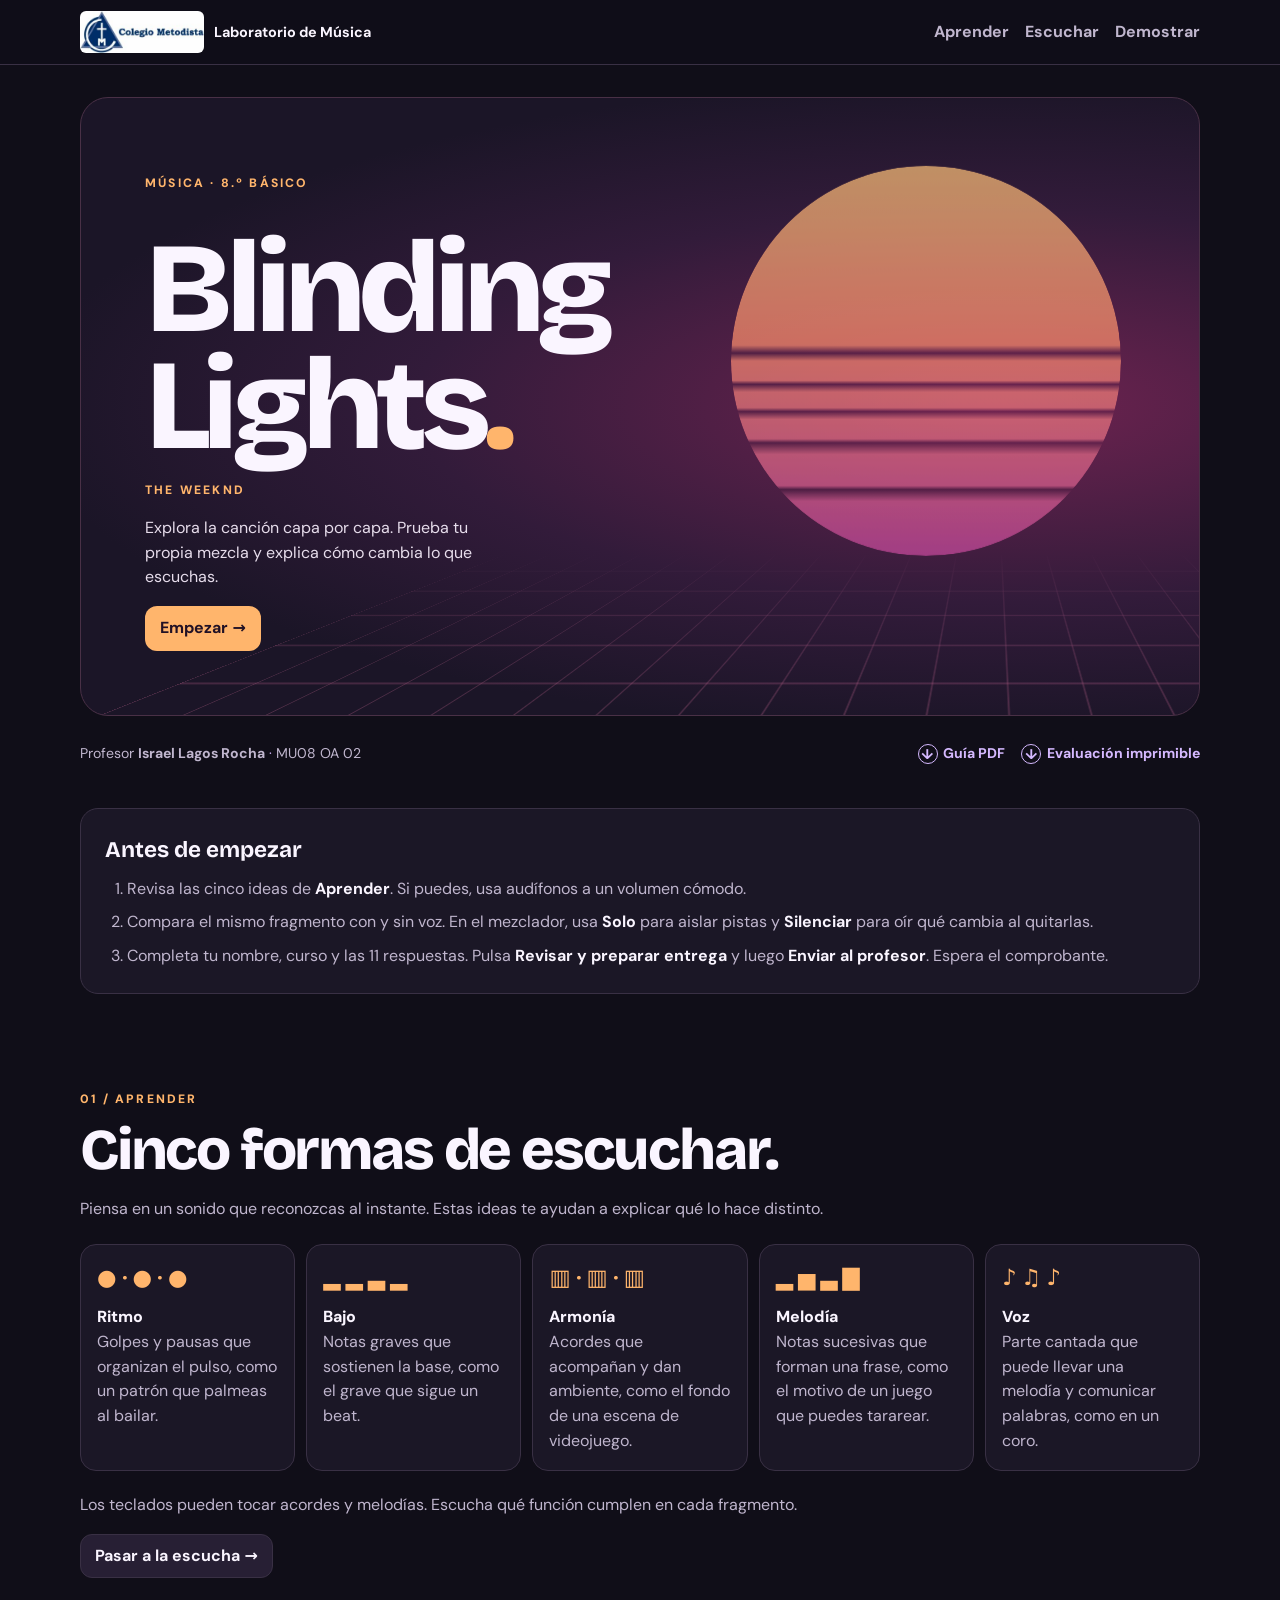
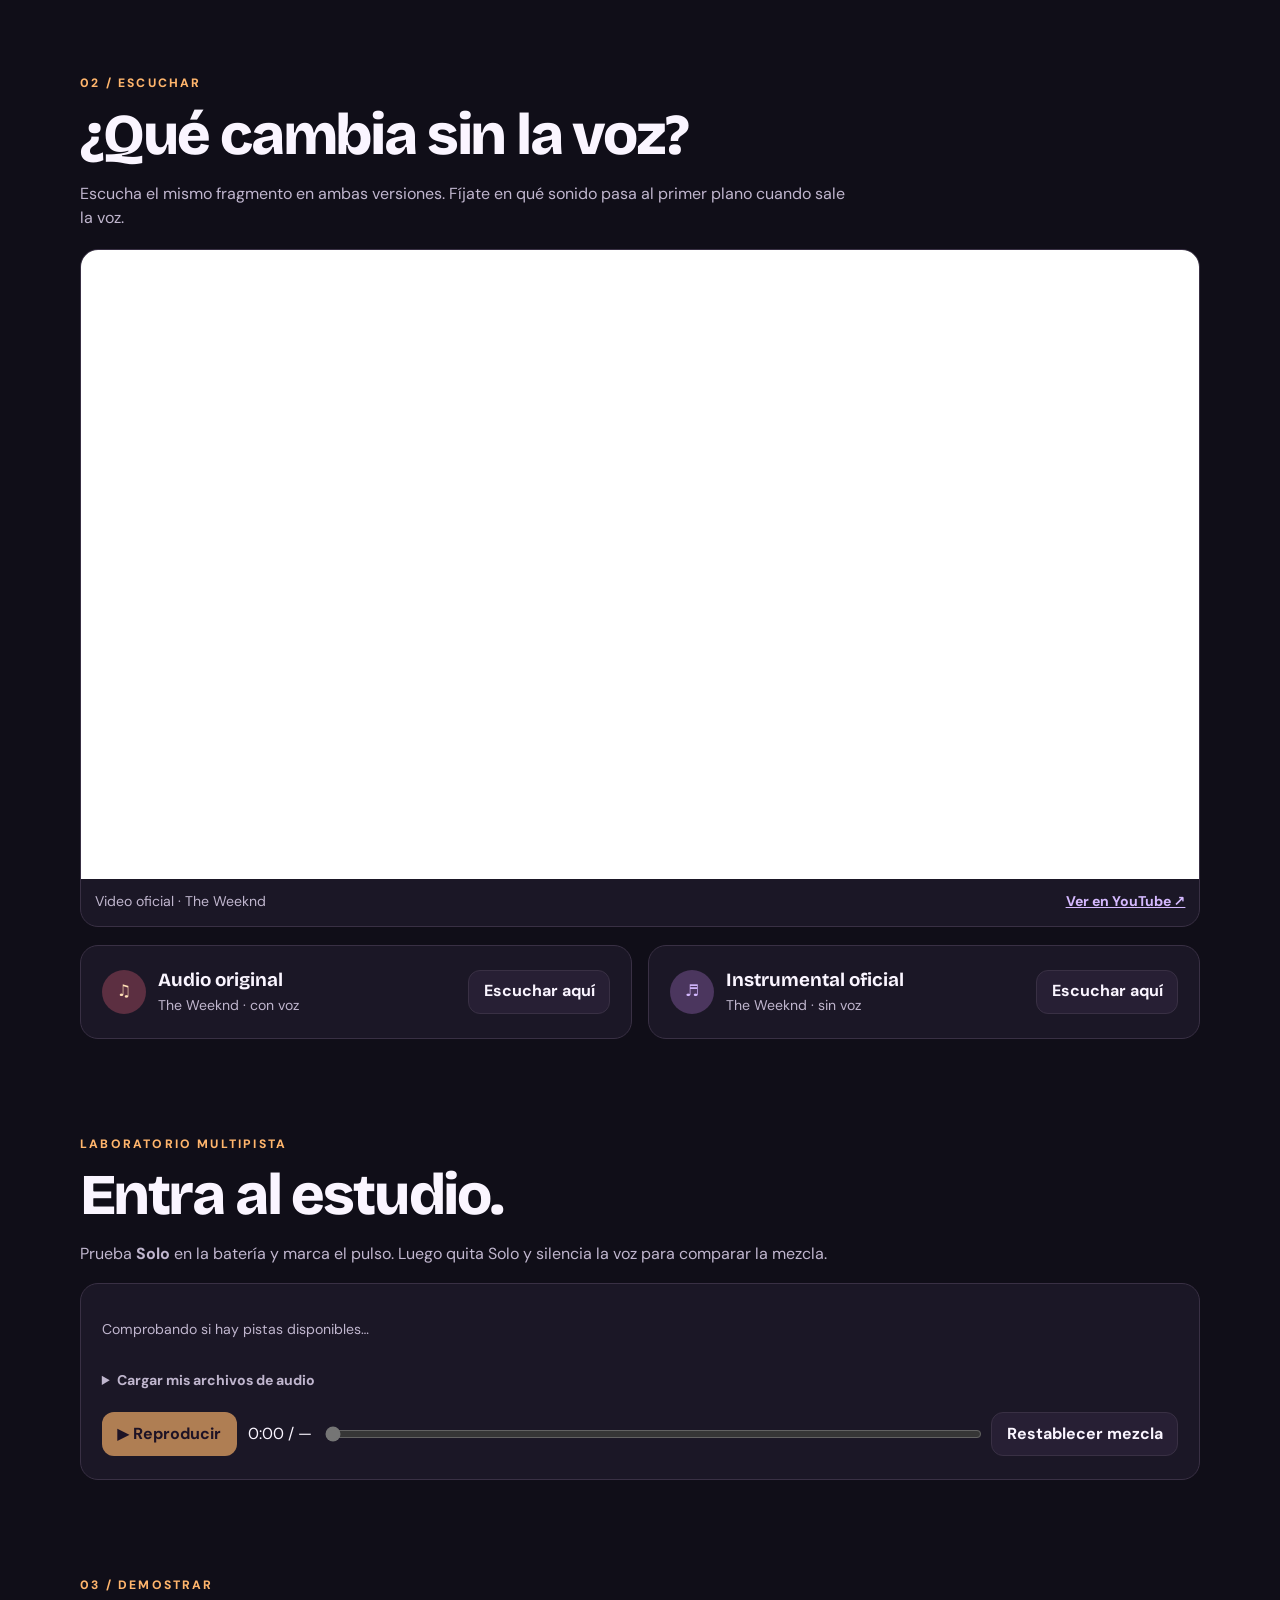
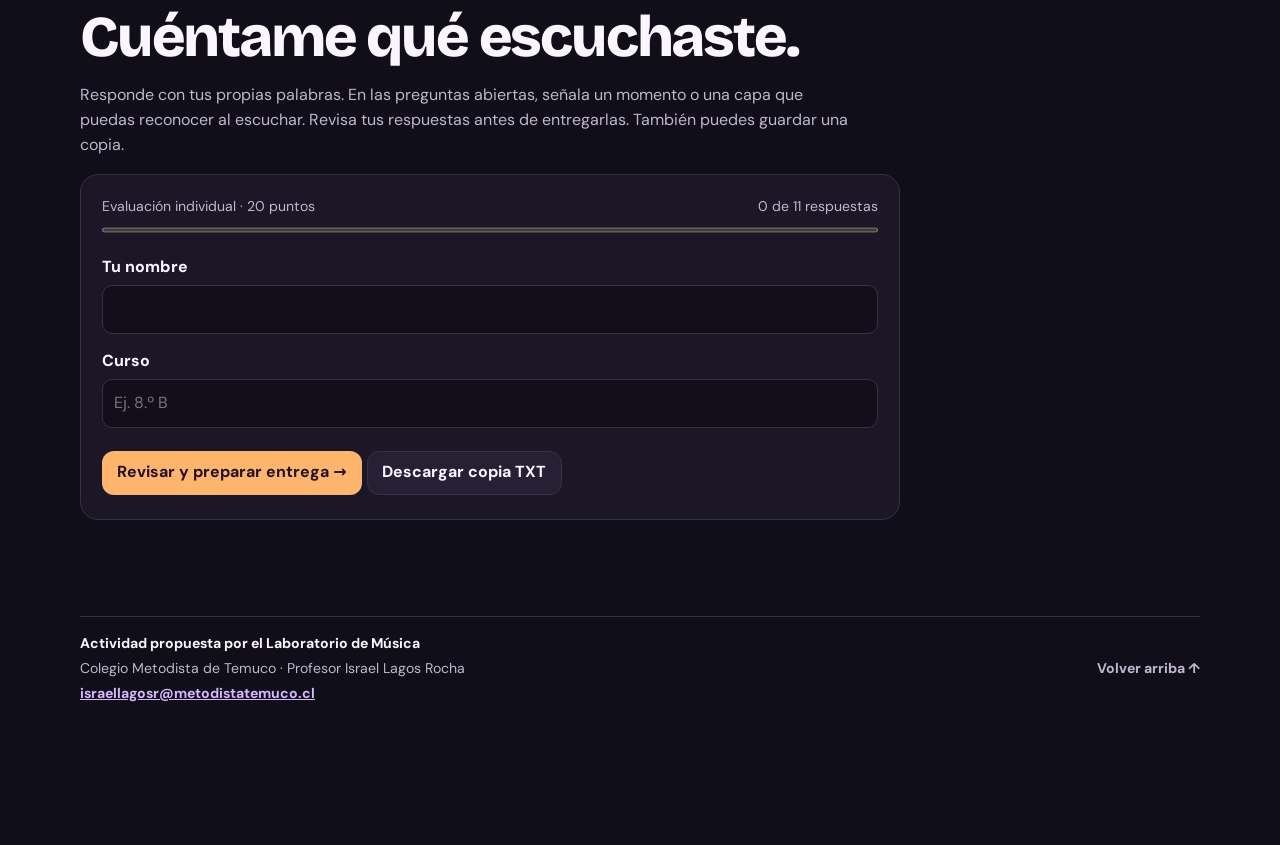
<file: index.html>
<!doctype html>
<html lang="es-CL">
<head>
<meta charset="utf-8">
<meta name="viewport" content="width=device-width, initial-scale=1">
<meta name="robots" content="noindex, nofollow">
<meta http-equiv="refresh" content="0;url=./sitio/">
<title>Laboratorio de escucha</title>
</head>
<body><a href="./sitio/">Abrir el laboratorio de escucha</a></body>
</html>
</file>
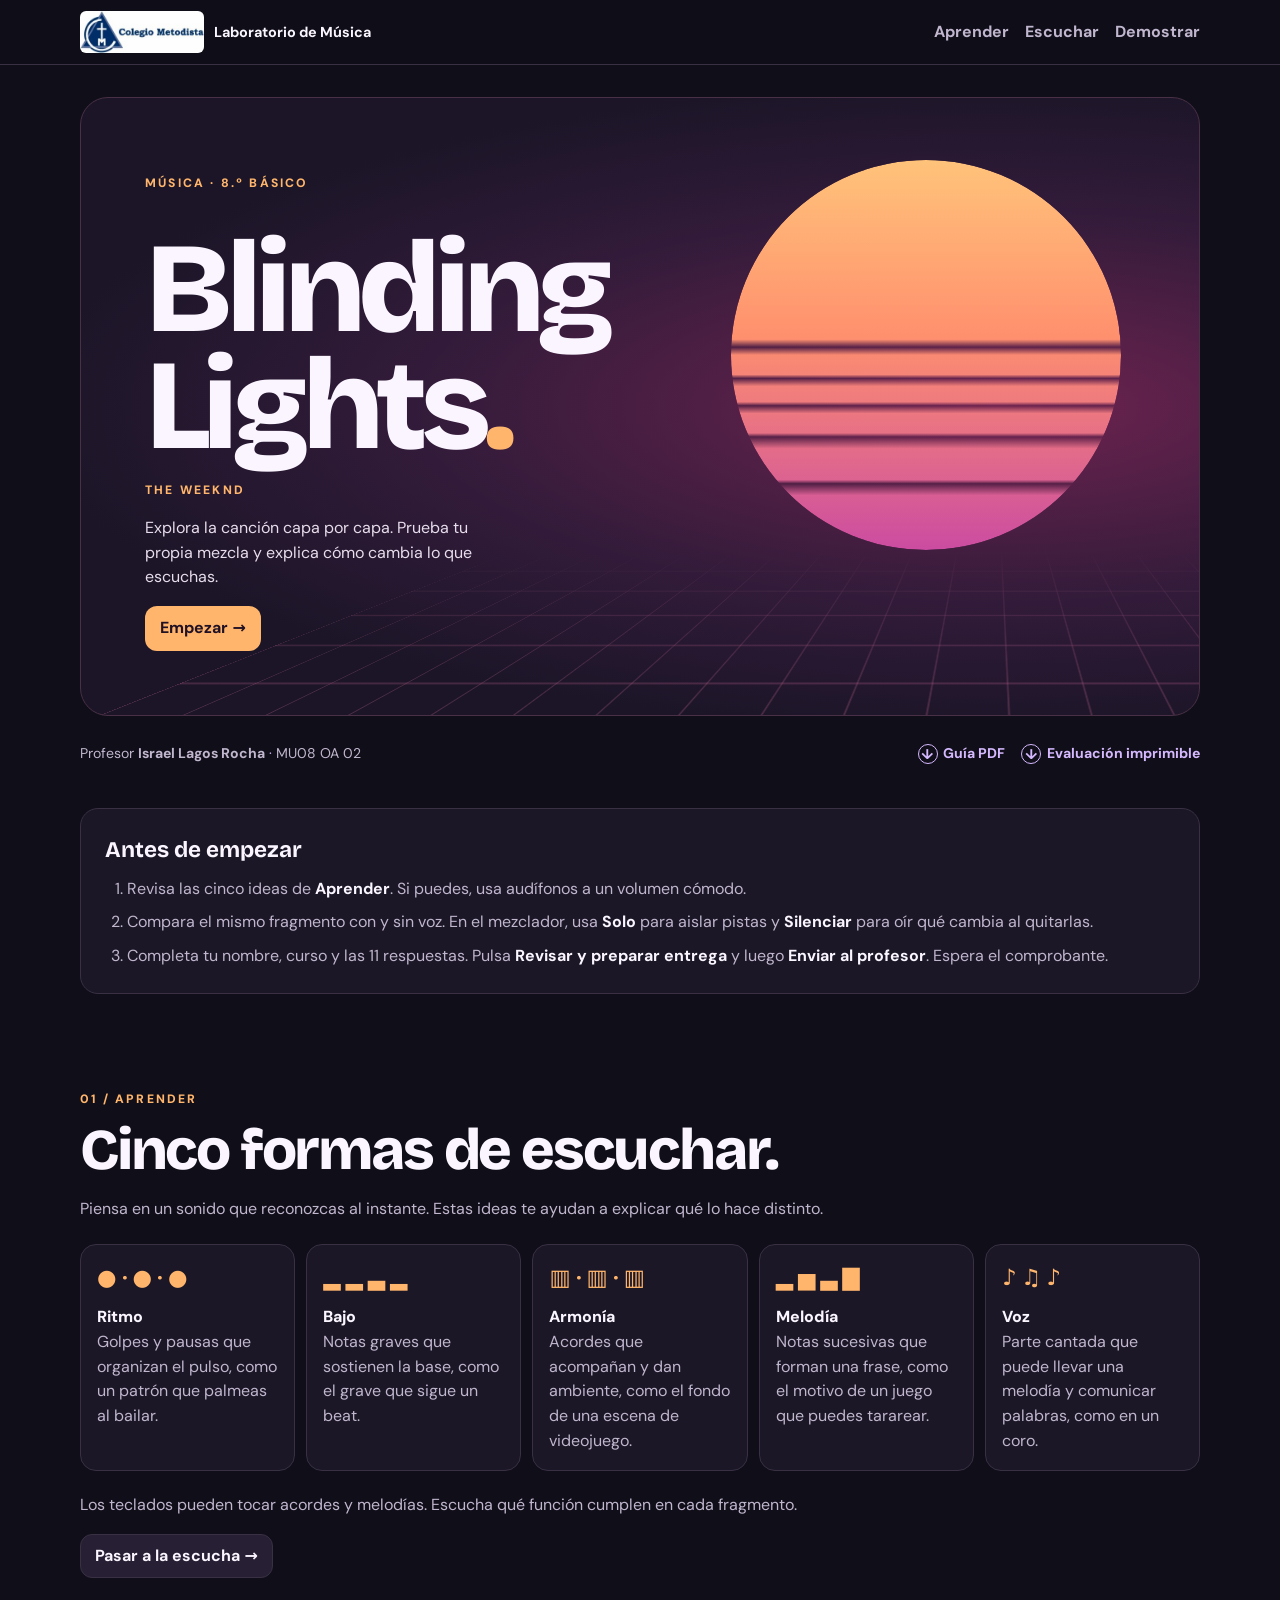
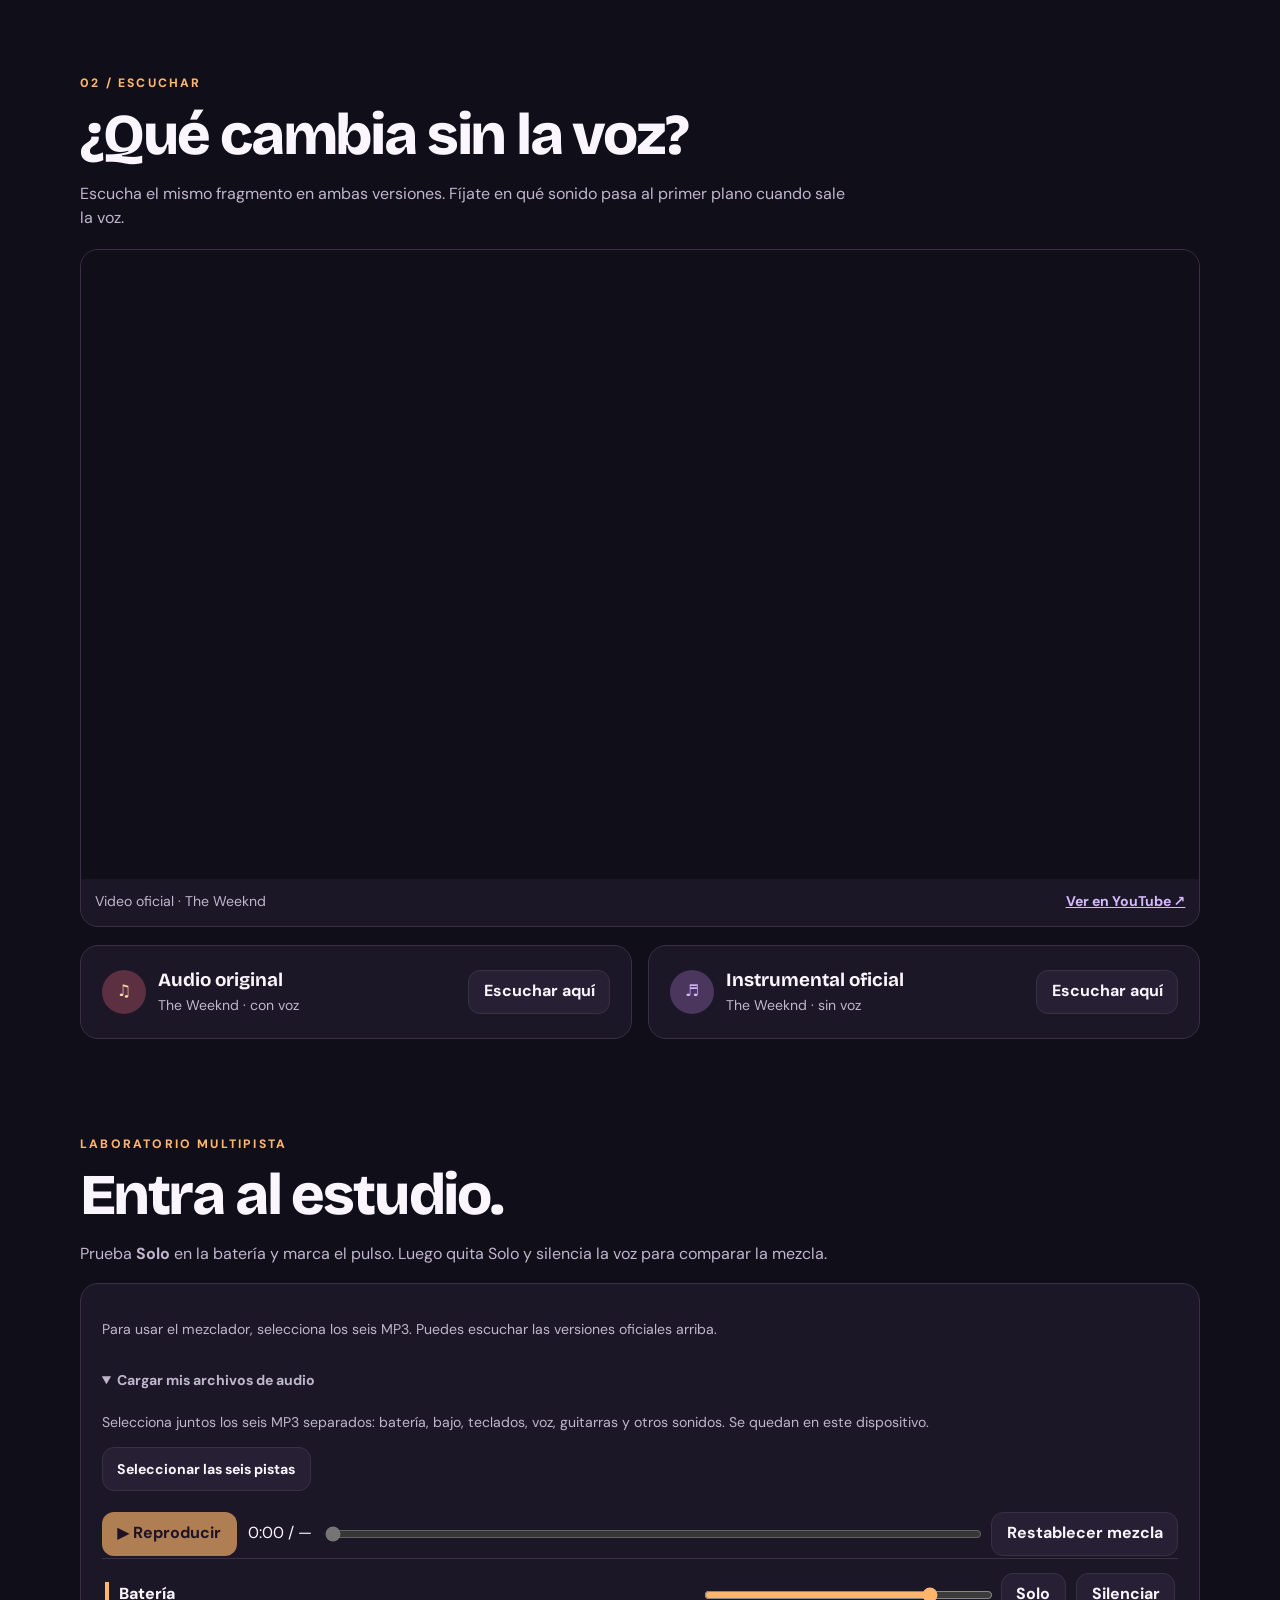
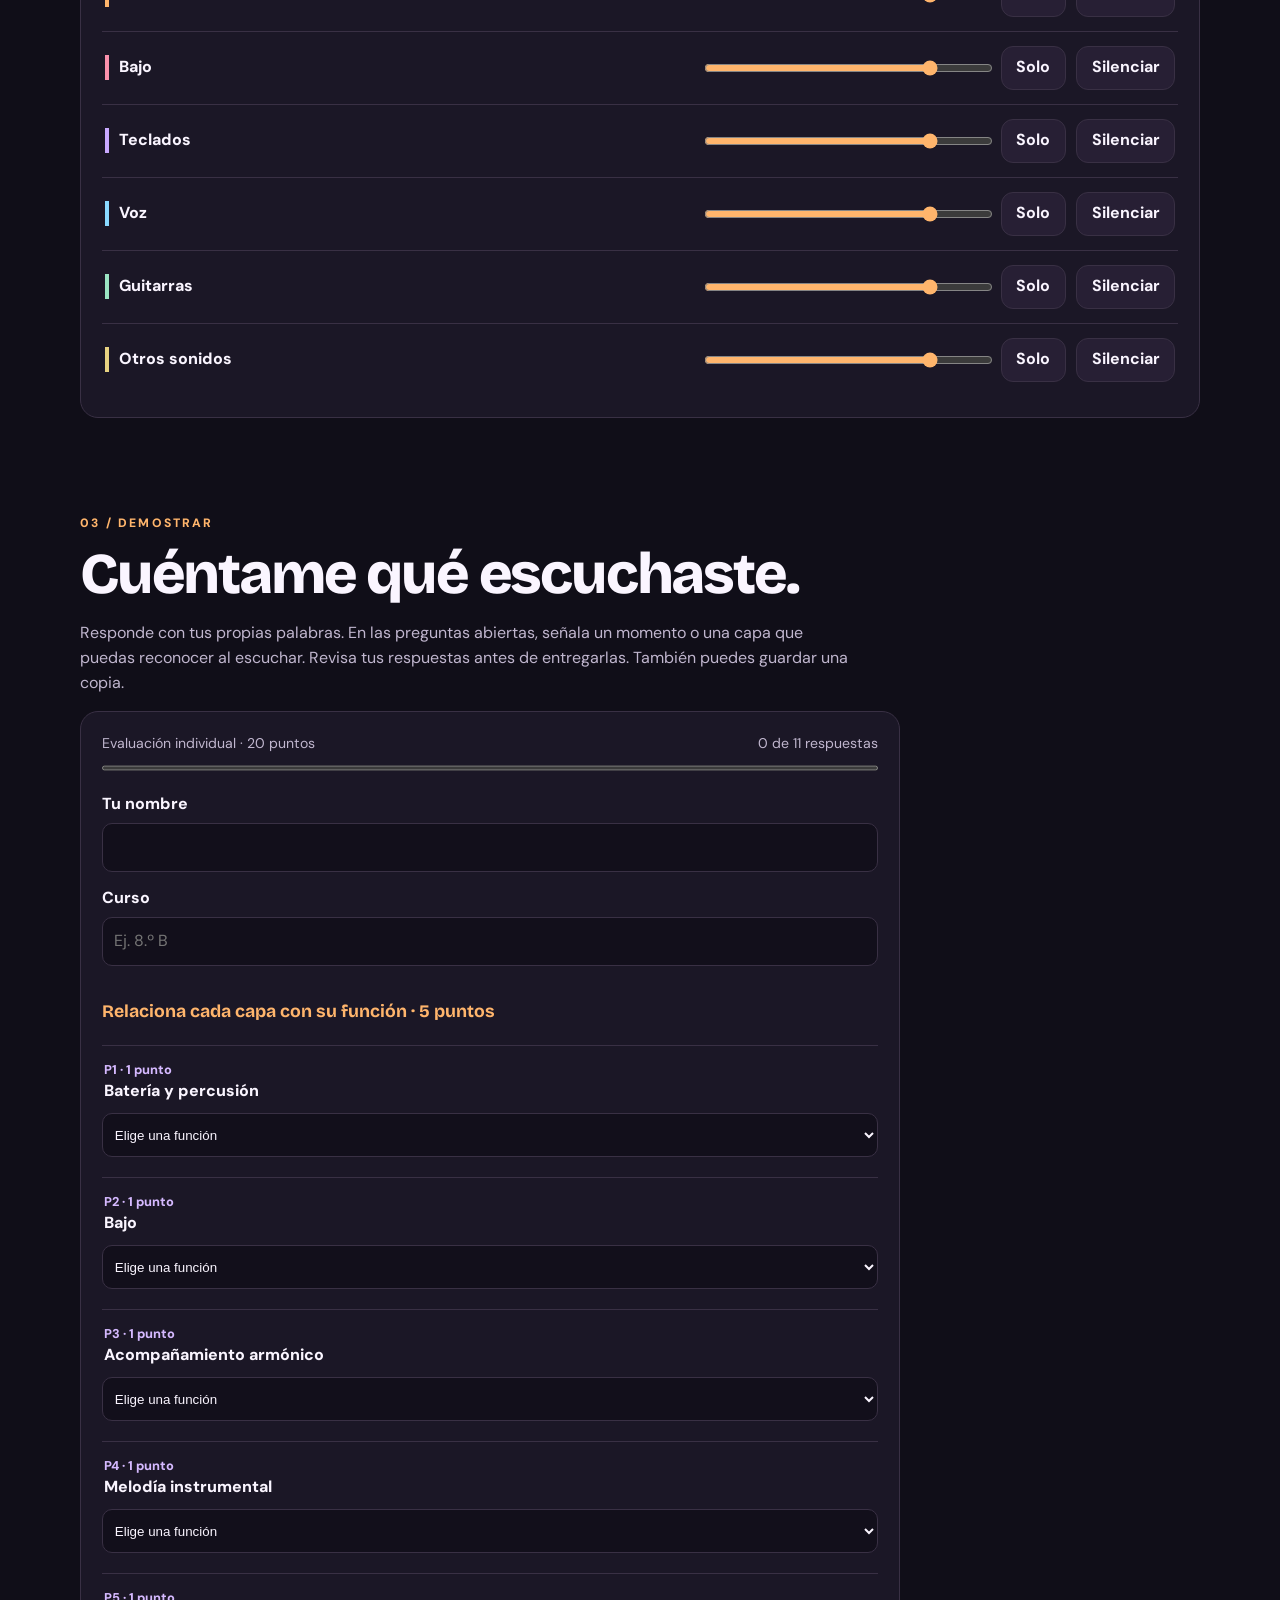
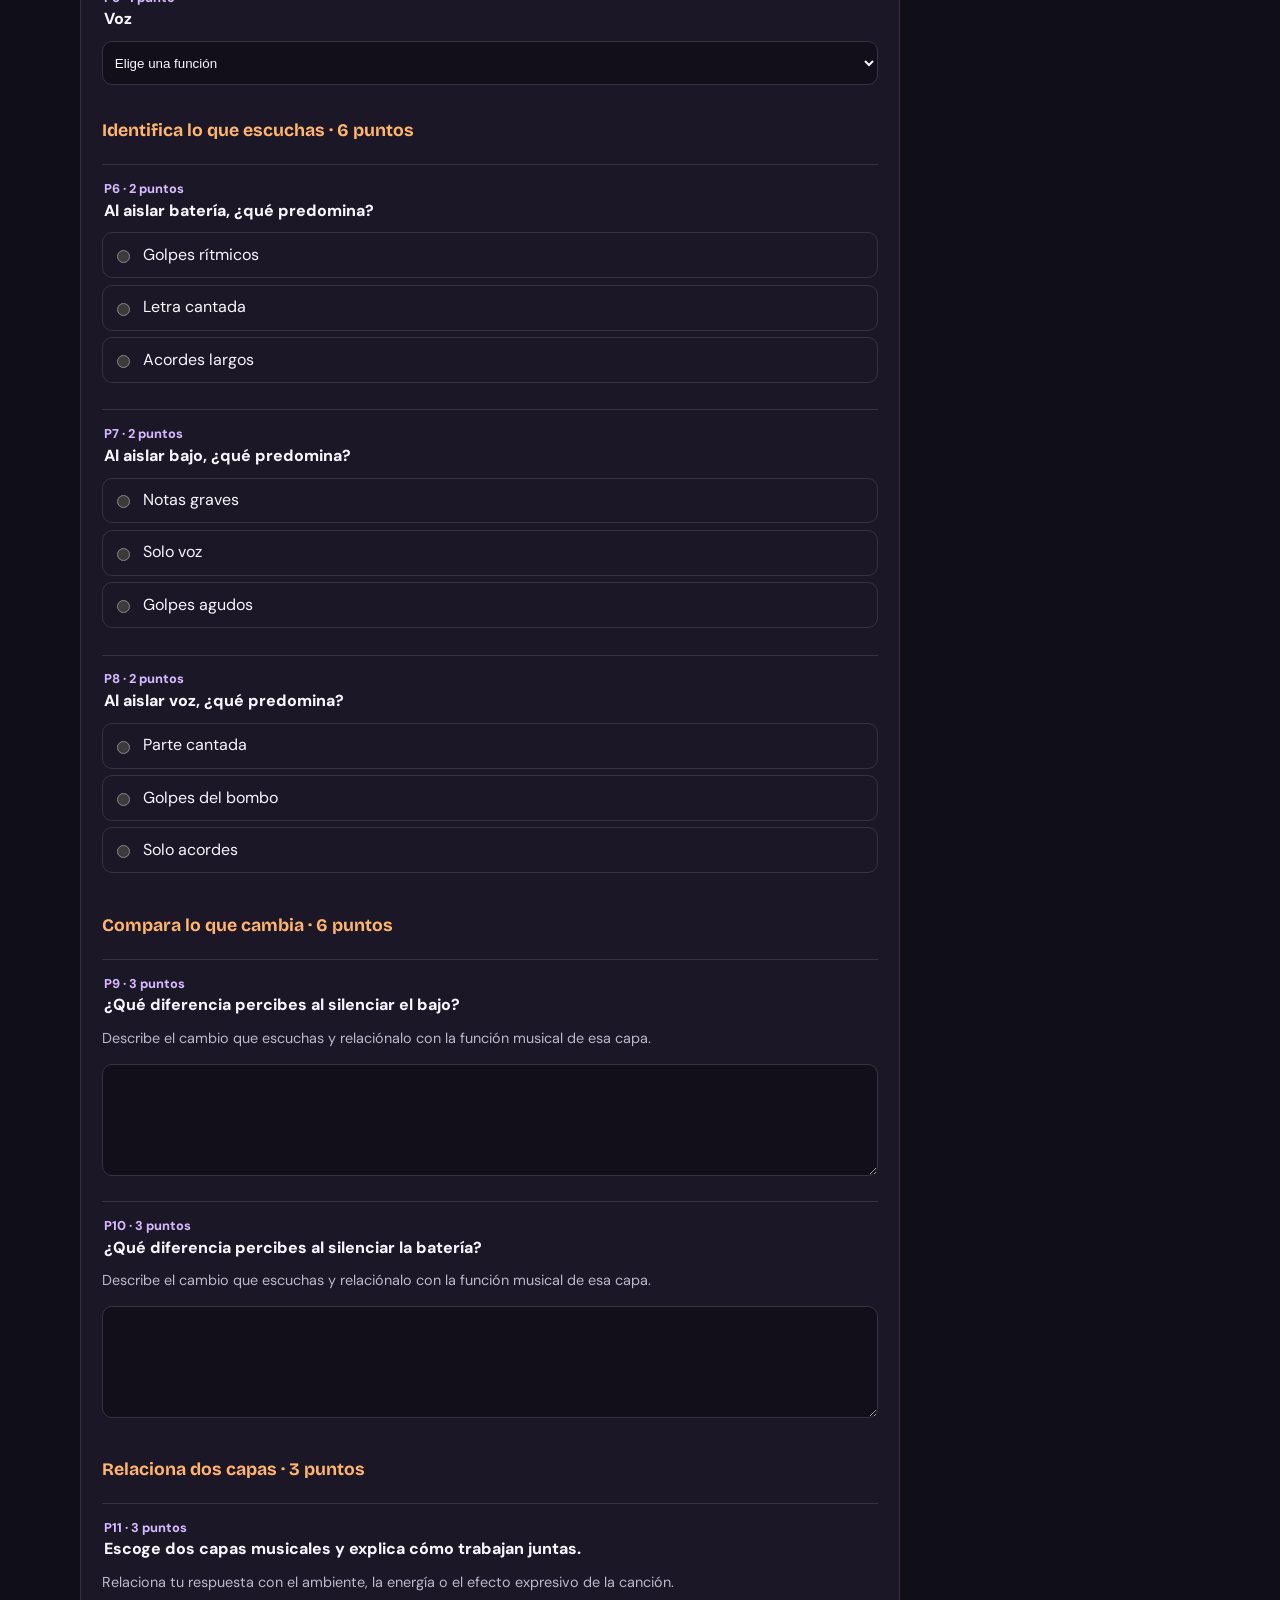
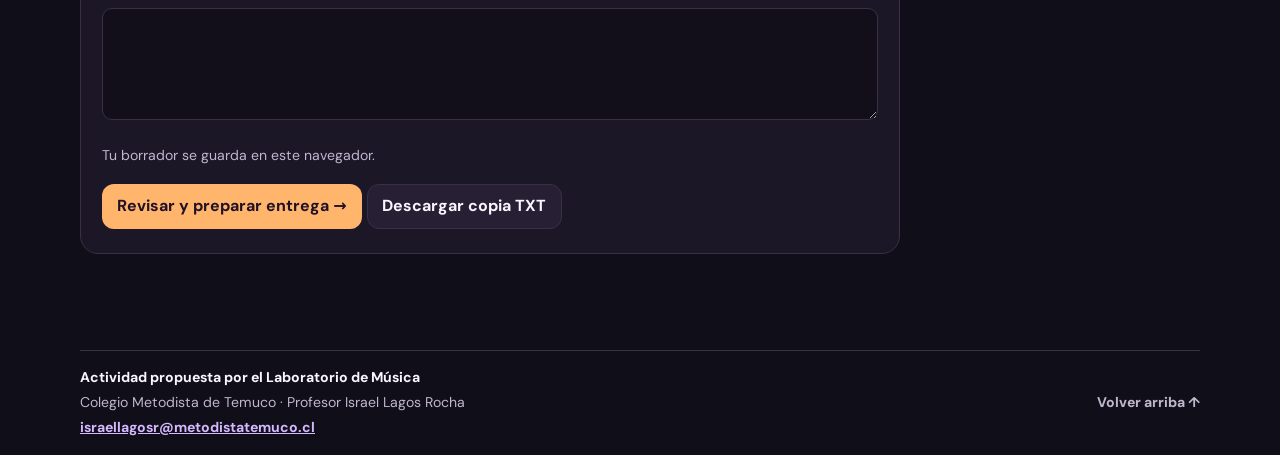
<file: sitio/index.html>
<!doctype html>
<html lang="es-CL">
<head>
<meta charset="utf-8">
<meta name="viewport" content="width=device-width, initial-scale=1">
<meta name="robots" content="noindex, nofollow">
<meta name="theme-color" content="#100e18">
<title>Blinding Lights · Laboratorio de escucha</title>
<link rel="stylesheet" href="style.css?v=7">
<link rel="preload" href="assets/fonts/bricolagegrotesque.woff2" as="font" type="font/woff2" crossorigin>
<script type="module" src="app.js?v=6"></script>
</head>
<body>
<a class="skip" href="#contenido">Ir al contenido</a>
<header class="top"><div class="wrap bar">
<a class="brand" href="#contenido">
<img src="assets/colegio-metodista.jpg" alt="Colegio Metodista de Temuco" width="300" height="100">
<span>Laboratorio de Música</span>
</a>
<nav aria-label="Etapas"><a href="#aprender">Aprender</a><a href="#escucha">Escuchar</a><a href="#desafio">Demostrar</a></nav>
</div></header>
<main class="wrap" id="contenido">
<section class="hero" aria-labelledby="titulo">
<div class="art" aria-hidden="true"><div class="sun"></div><div class="grid"></div></div>
<div class="hero-content">
<p class="eyebrow">MÚSICA · 8.º BÁSICO</p>
<h1 id="titulo">Blinding<br>Lights<span>.</span></h1>
<p class="artist">THE WEEKND</p>
<p>Explora la canción capa por capa. Prueba tu propia mezcla y explica cómo cambia lo que escuchas.</p>
<a class="button primary" href="#aprender">Empezar →</a>
</div>
</section>
<div class="resources"><span>Profesor <strong>Israel Lagos Rocha</strong> <span class="dot">·</span> MU08 OA 02</span><div><a href="guia_apoyo.pdf" download><span class="icon download-icon" aria-hidden="true">↓</span> Guía PDF</a><a href="evaluacion_imprimible.pdf" download><span class="icon download-icon" aria-hidden="true">↓</span> Evaluación imprimible</a></div></div>

<section class="instructions" aria-labelledby="instrucciones">
<h2 id="instrucciones">Antes de empezar</h2>
<ol>
<li>Revisa las cinco ideas de <strong>Aprender</strong>. Si puedes, usa audífonos a un volumen cómodo.</li>
<li>Compara el mismo fragmento con y sin voz. En el mezclador, usa <strong>Solo</strong> para aislar pistas y <strong>Silenciar</strong> para oír qué cambia al quitarlas.</li>
<li>Completa tu nombre, curso y las 11 respuestas. Pulsa <strong>Revisar y preparar entrega</strong> y luego <strong>Enviar al profesor</strong>. Espera el comprobante.</li>
</ol>
</section>

<section class="stage" id="aprender">
<p class="eyebrow">01 / APRENDER</p>
<h2>Cinco formas de escuchar.</h2>
<p>Piensa en un sonido que reconozcas al instante. Estas ideas te ayudan a explicar qué lo hace distinto.</p>
<dl class="concept-grid">
<div><span class="diagram" aria-hidden="true">● · ● · ●</span><dt>Ritmo</dt><dd>Golpes y pausas que organizan el pulso, como un patrón que palmeas al bailar.</dd></div>
<div><span class="diagram" aria-hidden="true">▂ ▂ ▃ ▂</span><dt>Bajo</dt><dd>Notas graves que sostienen la base, como el grave que sigue un beat.</dd></div>
<div><span class="diagram" aria-hidden="true">▥ · ▥ · ▥</span><dt>Armonía</dt><dd>Acordes que acompañan y dan ambiente, como el fondo de una escena de videojuego.</dd></div>
<div><span class="diagram" aria-hidden="true">▂ ▅ ▃ ▇</span><dt>Melodía</dt><dd>Notas sucesivas que forman una frase, como el motivo de un juego que puedes tararear.</dd></div>
<div><span class="diagram" aria-hidden="true">♪ ♫ ♪</span><dt>Voz</dt><dd>Parte cantada que puede llevar una melodía y comunicar palabras, como en un coro.</dd></div>
</dl>
<p>Los teclados pueden tocar acordes y melodías. Escucha qué función cumplen en cada fragmento.</p>
<a class="button" href="#escucha">Pasar a la escucha →</a>
</section>

<section class="stage" id="escucha">
<p class="eyebrow">02 / ESCUCHAR</p>
<h2>¿Qué cambia sin la voz?</h2>
<p>Escucha el mismo fragmento en ambas versiones. Fíjate en qué sonido pasa al primer plano cuando sale la voz.</p>
<figure class="video" id="version-player">
<iframe src="https://www.youtube-nocookie.com/embed/4NRXx6U8ABQ?playsinline=1&amp;hl=es"
  title="Blinding Lights · Video oficial de The Weeknd"
  width="960" height="540" loading="lazy" referrerpolicy="strict-origin-when-cross-origin"
  allow="autoplay; encrypted-media; picture-in-picture; fullscreen" allowfullscreen></iframe>
<figcaption><span id="version-title" aria-live="polite">Video oficial · The Weeknd</span><span class="video-links"><a href="https://www.youtube.com/watch?v=4NRXx6U8ABQ" data-embed="4NRXx6U8ABQ" data-caption="Video oficial" hidden>Volver al video</a><a id="youtube-link" href="https://www.youtube.com/watch?v=4NRXx6U8ABQ" target="_blank" rel="noopener">Ver en YouTube ↗</a></span></figcaption>
</figure>
<div class="listen">
<article><div class="record" aria-hidden="true">♫</div><div><h3>Audio original</h3><p>The Weeknd · con voz</p></div><a class="button" href="https://www.youtube.com/watch?v=fHI8X4OXluQ" data-embed="fHI8X4OXluQ" data-caption="Audio original">Escuchar aquí<span class="sr"> el audio original</span></a></article>
<article><div class="record instrumental" aria-hidden="true">♬</div><div><h3>Instrumental oficial</h3><p>The Weeknd · sin voz</p></div><a class="button" href="https://www.youtube.com/watch?v=XajaJYraODs" data-embed="XajaJYraODs" data-caption="Instrumental oficial">Escuchar aquí<span class="sr"> la instrumental</span></a></article>
</div>

</section>

<section class="stage" id="mezcla">
<p class="eyebrow">LABORATORIO MULTIPISTA</p>
<h2>Entra al estudio.</h2>
<p>Prueba <strong>Solo</strong> en la batería y marca el pulso. Luego quita Solo y silencia la voz para comparar la mezcla.</p>
<div class="mixer">
<p class="status" id="audio-status" role="status">Comprobando si hay pistas disponibles…</p>
<details class="local"><summary>Cargar mis archivos de audio</summary><p>Selecciona juntos los seis MP3 separados: batería, bajo, teclados, voz, guitarras y otros sonidos. Se quedan en este dispositivo.</p><label for="files" class="button file-label">Seleccionar las seis pistas</label><input class="sr" type="file" id="files" multiple accept=".mp3,audio/mpeg"></details>
<div class="transport">
<button class="primary play" id="play" type="button" disabled aria-describedby="audio-status">▶ Reproducir</button>
<span class="time" id="time">0:00 / —</span>
<label class="sr" for="seek">Posición de reproducción</label><input id="seek" type="range" min="0" max="1" value="0" step=".1" disabled>
<button id="reset" type="button">Restablecer mezcla</button>
</div>
<div id="tracks"></div>
</div>
</section>

<section class="stage" id="desafio">
<p class="eyebrow">03 / DEMOSTRAR</p>
<h2>Cuéntame qué escuchaste.</h2>
<p>Responde con tus propias palabras. En las preguntas abiertas, señala un momento o una capa que puedas reconocer al escuchar. Revisa tus respuestas antes de entregarlas. También puedes guardar una copia.</p>
<form id="evaluation">
<div class="form-head"><span>Evaluación individual · 20 puntos</span><span id="progress-label">0 de 11 respuestas</span><progress id="progress" max="11" value="0" aria-label="Preguntas respondidas"></progress></div>
<div class="student"><label for="student">Tu nombre</label><input id="student" name="Nombre" autocomplete="name" maxlength="80" required><label for="course">Curso</label><input id="course" name="Curso" maxlength="24" placeholder="Ej. 8.º B" required></div>
<div id="questions"></div>
<div class="actions"><p id="form-status" role="status"></p><button type="submit" class="primary">Revisar y preparar entrega →</button><button type="button" id="download">Descargar copia TXT</button></div>
</form>
<section id="review" class="review" hidden aria-labelledby="review-title">
<h2 id="review-title" tabindex="-1">Mis respuestas</h2>
<p id="review-student"></p>
<ol id="review-answers"></ol>
<p id="delivery-status" role="status"></p>
<div class="actions"><button type="button" id="send" class="primary" disabled>Enviar al profesor</button><button type="button" id="print">Guardar respuestas como PDF</button><a class="button" href="#evaluation">Volver a editar</a></div>
</section>
</section>
</main>
<footer class="wrap footer">
<div class="teacher-credit">
<strong>Actividad propuesta por el Laboratorio de Música</strong>
<span>Colegio Metodista de Temuco · Profesor Israel Lagos Rocha</span>
<a href="mailto:israellagosr@metodistatemuco.cl">israellagosr@metodistatemuco.cl</a>
</div>
<a href="#contenido">Volver arriba ↑</a>
</footer>
</body>
</html>
</file>
<file: sitio/style.css>
:root{color-scheme:dark;--bg:#100e18;--panel:#1b1726;--line:#393044;--muted:#c0b6ce;--ink:#faf5ff;--hot:#ffb56c;--lav:#d5b9ff;font-family:system-ui,sans-serif;scroll-behavior:smooth}
*{box-sizing:border-box}body{margin:0;background:var(--bg);color:var(--ink);line-height:1.55}a{color:inherit}button,input,textarea{font:inherit}button,.button{display:inline-flex;justify-content:center;align-items:center;text-decoration:none;min-height:44px;border-radius:12px;border:1px solid var(--line);background:#271f34;color:var(--ink);padding:.55rem .9rem;font-weight:700;cursor:pointer}button:hover,.button:hover{filter:brightness(1.18)}button:disabled{opacity:.65;cursor:wait}.primary{background:var(--hot);color:#211125;border-color:transparent}button[aria-pressed=true]{background:var(--lav);color:#25153b}input[type=range]{width:100%;accent-color:var(--hot);min-height:28px}input[type=radio]{accent-color:var(--hot)}:focus-visible{outline:3px solid #ffe097;outline-offset:4px}.wrap{width:min(1120px,calc(100% - 2.5rem));margin:auto}.sr,.skip:not(:focus){position:absolute;width:1px;height:1px;padding:0;overflow:hidden;clip-path:inset(50%)}.skip:focus{position:absolute;z-index:5;background:var(--bg);padding:1rem}
.top{position:sticky;top:0;z-index:2;background:#100e18f5;border-bottom:1px solid var(--line)}.bar,.resources,.footer{display:flex;align-items:center;justify-content:space-between;gap:1rem;flex-wrap:wrap}.bar{min-height:64px}.brand,.bar nav a,.resources a,.footer a{text-decoration:none;font-weight:700}.bar nav,.resources>div{display:flex;gap:1rem;flex-wrap:wrap}.bar nav a{color:var(--muted);padding:.5rem 0}.bar a:hover,.resources a:hover,.footer a:hover{color:var(--hot)}
.hero{position:relative;isolation:isolate;overflow:hidden;margin-top:2rem;border:1px solid #493046;border-radius:28px;min-height:460px;background:radial-gradient(ellipse at 82% 50%,#6e2350 0%,#321b3a 45%,#1b1527 75%);display:grid;align-items:center}.hero-content{padding:clamp(1.4rem,5vw,4.5rem);z-index:1}.hero-content>p:not(.eyebrow):not(.artist){max-width:31ch;color:#e7ddec}.hero h1{font-size:clamp(4rem,11vw,8rem);line-height:.84;letter-spacing:-.058em;margin:.3em 0 .13em;font-weight:900}.hero h1 span{color:var(--hot)}.artist,.eyebrow{font-weight:800;letter-spacing:.18em;font-size:.76rem;color:var(--hot)}.art{position:absolute;inset:0;overflow:hidden;pointer-events:none}.sun{position:absolute;width:clamp(160px,35vw,390px);aspect-ratio:1;top:10%;right:7%;border-radius:50%;background:linear-gradient(#ffc37a,#ff906e 45%,#cb4ca1);box-shadow:0 0 80px #fc658883;mask-image:linear-gradient(#000 46%,transparent 48%,#000 50%,#000 55%,transparent 56%,#000 58%,#000 62%,transparent 63%,#000 65%,#000 70%,transparent 71%,#000 74%,#000 82%,transparent 83%,#000 86%)}.grid{position:absolute;left:38%;right:-25%;bottom:-44%;height:70%;transform:perspective(230px) rotateX(50deg);transform-origin:center top;background:repeating-linear-gradient(90deg,#f47bad4a 0 1px,transparent 1px 45px),repeating-linear-gradient(#f47bad4a 0 1px,transparent 1px 24px);mask-image:linear-gradient(transparent,#000 40%)}
.resources,.footer{padding:1rem 0;color:var(--muted);font-size:.88rem}.resources a,.dot{color:var(--lav)}.stage{scroll-margin-top:110px;margin:clamp(3rem,8vw,6rem) 0}.stage h2{font-size:clamp(2rem,5vw,3.6rem);line-height:1.04;letter-spacing:-.05em;margin:.22em 0}.stage>p:not(.eyebrow){color:var(--muted);max-width:70ch}.listen{display:grid;grid-template-columns:repeat(2,minmax(0,1fr));gap:1rem}.listen article{display:grid;grid-template-columns:auto 1fr auto;gap:.75rem;align-items:center}.listen article,.concepts,.mixer,form{background:var(--panel);border:1px solid var(--line);border-radius:18px;padding:clamp(.8rem,2vw,1.3rem)}.listen h3,.listen p{margin:0}.listen p{color:var(--muted);font-size:.88rem}.record{display:grid;place-items:center;width:44px;height:44px;border-radius:50%;background:#5c2f41;color:#ffe0b6}.instrumental{background:#4b365e;color:var(--lav)}.concepts{margin-top:1rem}summary{cursor:pointer;font-weight:700;padding:.35rem 0}.concepts dl{display:grid;grid-template-columns:repeat(auto-fit,minmax(150px,1fr));gap:1rem}.concepts dt{font-weight:800;color:var(--lav)}dd{margin:0;color:var(--muted)}
.transport{display:grid;grid-template-columns:auto auto minmax(80px,1fr) auto;gap:.7rem;align-items:center}.time,.status,#progress-label{font-variant-numeric:tabular-nums}.status,.local,.form-head,#form-status{color:var(--muted);font-size:.88rem}.track{display:grid;grid-template-columns:minmax(105px,1fr) minmax(75px,1fr) minmax(80px,1fr) auto auto;gap:.65rem;align-items:center;padding:.75rem .2rem;border-top:1px solid var(--line)}.track-title{font-weight:800;border-left:4px solid var(--track);padding-left:.65rem}.track[data-off=true] .wave{opacity:.32}.wave{width:100%;height:30px;display:block;color:var(--track)}.local{border-top:1px solid var(--line);padding-top:.6rem}.local input{display:block;width:100%;margin:.5rem 0}
form{max-width:820px}.form-head{display:flex;flex-wrap:wrap;justify-content:space-between;gap:.5rem}progress{width:100%;height:10px;accent-color:var(--hot)}.student{margin:1.2rem 0}.student label{display:block;font-weight:750}input[type=text],input:not([type]),textarea{display:block;width:100%;background:#120f1b;border:1px solid var(--line);border-radius:10px;color:var(--ink);padding:.7rem;margin:.35rem 0}textarea{resize:vertical;min-height:112px}.question{margin:1.25rem 0;padding:.85rem 0 0;min-width:0;border:0;border-top:1px solid var(--line)}legend{float:left;display:block;width:100%;font-weight:800;margin-bottom:.55rem}.question-content{clear:both}.points{color:var(--lav);font-size:.8rem;display:block}.choice{display:flex;gap:.6rem;align-items:center;padding:.6rem;border:1px solid var(--line);border-radius:10px;margin:.4rem 0;cursor:pointer}.choice:has(:checked){border-color:var(--hot);background:#3a292e}.hint{color:var(--muted);font-size:.9rem}.actions button{margin:.2rem .3rem .2rem 0}.footer{border-top:1px solid var(--line)}
@media(max-width:720px){.listen{grid-template-columns:1fr}.transport{grid-template-columns:auto 1fr auto}.transport #seek{grid-column:1/-1;grid-row:2}.track{grid-template-columns:minmax(95px,1fr) minmax(55px,1fr) auto auto;gap:.35rem}.wave{display:none}.track button{padding:.45rem .5rem;font-size:.82rem}.art{opacity:.65}.sun{right:3%}}
@media(max-width:420px){.wrap{width:calc(100% - 1.25rem)}.bar{gap:0;padding:.3rem 0}.bar nav{width:100%;justify-content:space-between}.hero{margin-top:1rem;min-height:390px}.hero h1{font-size:clamp(3.6rem,15vw,5rem)}.listen article{grid-template-columns:auto 1fr}.listen article .button{grid-column:2;justify-self:start}.transport button{font-size:.8rem;padding:.4rem}.time{font-size:.76rem}}
@media(prefers-reduced-motion:reduce){:root{scroll-behavior:auto}}
@media print{body{background:white;color:black}.top,.hero,.resources,#escucha,#mezcla,.footer,.actions,progress{display:none}.stage{margin:0}form,.choice,input,textarea{background:white;color:black;border-color:#aaa}.question{break-inside:avoid}.points,.hint,.form-head,.stage>p:not(.eyebrow){color:#333}}
.concept-grid{display:grid;grid-template-columns:repeat(auto-fit,minmax(145px,1fr));gap:.7rem;margin:1.4rem 0}.concept-grid>div,.review{background:var(--panel);border:1px solid var(--line);border-radius:16px;padding:1rem}.concept-grid dt{font-weight:800}.diagram{display:block;color:var(--hot);font-weight:800;font-size:1.4rem;margin-bottom:.55rem}.video{overflow:hidden;background:var(--panel);border:1px solid var(--line);border-radius:18px;margin:1.1rem 0;display:grid;place-items:center;min-height:200px}.video iframe{display:block;width:100%;height:auto;min-height:200px;aspect-ratio:16/9;border:0;background:#100e18}.video figcaption{width:100%;display:flex;align-items:center;justify-content:space-between;flex-wrap:wrap;gap:0 .8rem;padding:.1rem .85rem;color:var(--muted);font-size:.88rem}.video figcaption a{display:inline-flex;align-items:center;min-height:44px;color:var(--lav);font-weight:700}.review{max-width:820px;margin-top:1.4rem;overflow-wrap:anywhere}.review li{margin:.8rem 0}.review li p{white-space:pre-wrap;margin:.25rem 0;color:var(--muted)}#review-title,#evaluation{scroll-margin-top:115px}#questions h3{font-size:1.1rem;color:var(--hot);margin:2rem 0 .4rem}
@media print{html{color-scheme:light}.top,.hero,.resources,#aprender,#escucha,#mezcla,.footer,.actions,#desafio>p,#desafio>h2,#evaluation,.skip{display:none}.wrap{width:100%}.review{max-width:none;background:white;border:0;padding:0;margin:0}.review li{break-inside:avoid}.review li p{color:black}.review h2{font-size:24pt}}
select{max-width:100%;width:100%;min-height:44px;background:#120f1b;color:var(--ink);border:1px solid var(--line);border-radius:10px;padding:.5rem}.student label:not(:first-child){margin-top:.9rem}
@font-face{font-family:"Bricolage Grotesque";src:url("assets/fonts/bricolagegrotesque.woff2") format("woff2");font-weight:500 800;font-display:swap}
@font-face{font-family:"DM Sans";src:url("assets/fonts/dmsans.woff2") format("woff2");font-weight:400 800;font-display:swap}
:root{font-family:"DM Sans",system-ui,sans-serif}
h1,h2,h3{font-family:"Bricolage Grotesque","DM Sans",system-ui,sans-serif}
.hero h1{font-weight:800;letter-spacing:-.06em;line-height:.91}
.stage h2{font-weight:800;letter-spacing:-.038em}
.bar nav a{display:flex;align-items:center;min-height:44px}
.resources a{display:inline-flex;align-items:center;min-height:44px;gap:.35rem}
.resources>div{gap:0 1rem}
.icon{display:inline-grid;place-items:center;flex:none;font-weight:800}
.download-icon{width:1.25rem;height:1.25rem;border:1px solid currentColor;border-radius:50%;line-height:1}
.local:focus-within .file-label{outline:3px solid #ffe097;outline-offset:4px}
.local .file-label{margin-bottom:.35rem}
.track input[type=range],.transport input[type=range]{min-height:44px}
.diagram{width:max-content;max-width:100%}
@media(prefers-reduced-motion:no-preference){
  .sun{animation:sunrise .8s ease-out both}
  .diagram{transition:transform .25s ease}
}
@media(prefers-reduced-motion:no-preference) and (hover:hover){
  .concept-grid>div:hover .diagram{transform:translateY(-3px)}
}
@keyframes sunrise{from{transform:translateY(12px);opacity:.4}to{transform:translateY(0);opacity:1}}
@media(max-width:340px){
  .track{grid-template-columns:minmax(0,1fr) auto auto}
  .track input{grid-row:2;grid-column:1/-1}
  .transport{grid-template-columns:1fr auto}
  .transport #reset{grid-row:3;grid-column:1/-1}
}
.local input.sr{width:1px;margin:0}

.mixer .local{border-top:0;margin-bottom:.8rem}.transport button:disabled{cursor:default}.local input.sr{appearance:none}
.video-links{display:flex;flex-wrap:wrap;gap:0 1rem}.video figcaption a[hidden]{display:none}

.brand{display:inline-flex;align-items:center;gap:.65rem;font-size:.9rem}.brand img{display:block;width:clamp(94px,22vw,124px);height:auto;border-radius:6px;background:#fff}.bar{padding-block:.35rem}.instructions{margin:1rem 0;padding:clamp(1rem,3vw,1.5rem);background:var(--panel);border:1px solid var(--line);border-radius:18px}.instructions h2{margin:0 0 .6rem;font-size:1.4rem}.instructions ol{margin:0;padding-left:1.35rem;display:grid;gap:.55rem;color:var(--muted)}.instructions strong,.teacher-credit strong{color:var(--ink)}.teacher-credit{display:grid;gap:.2rem;overflow-wrap:anywhere}.teacher-credit a{width:fit-content;color:var(--lav);text-decoration:underline}
@media(max-width:520px){.bar{gap:0}.bar nav{width:100%;justify-content:space-between}}
@media print{.instructions{display:none}}
</file>
